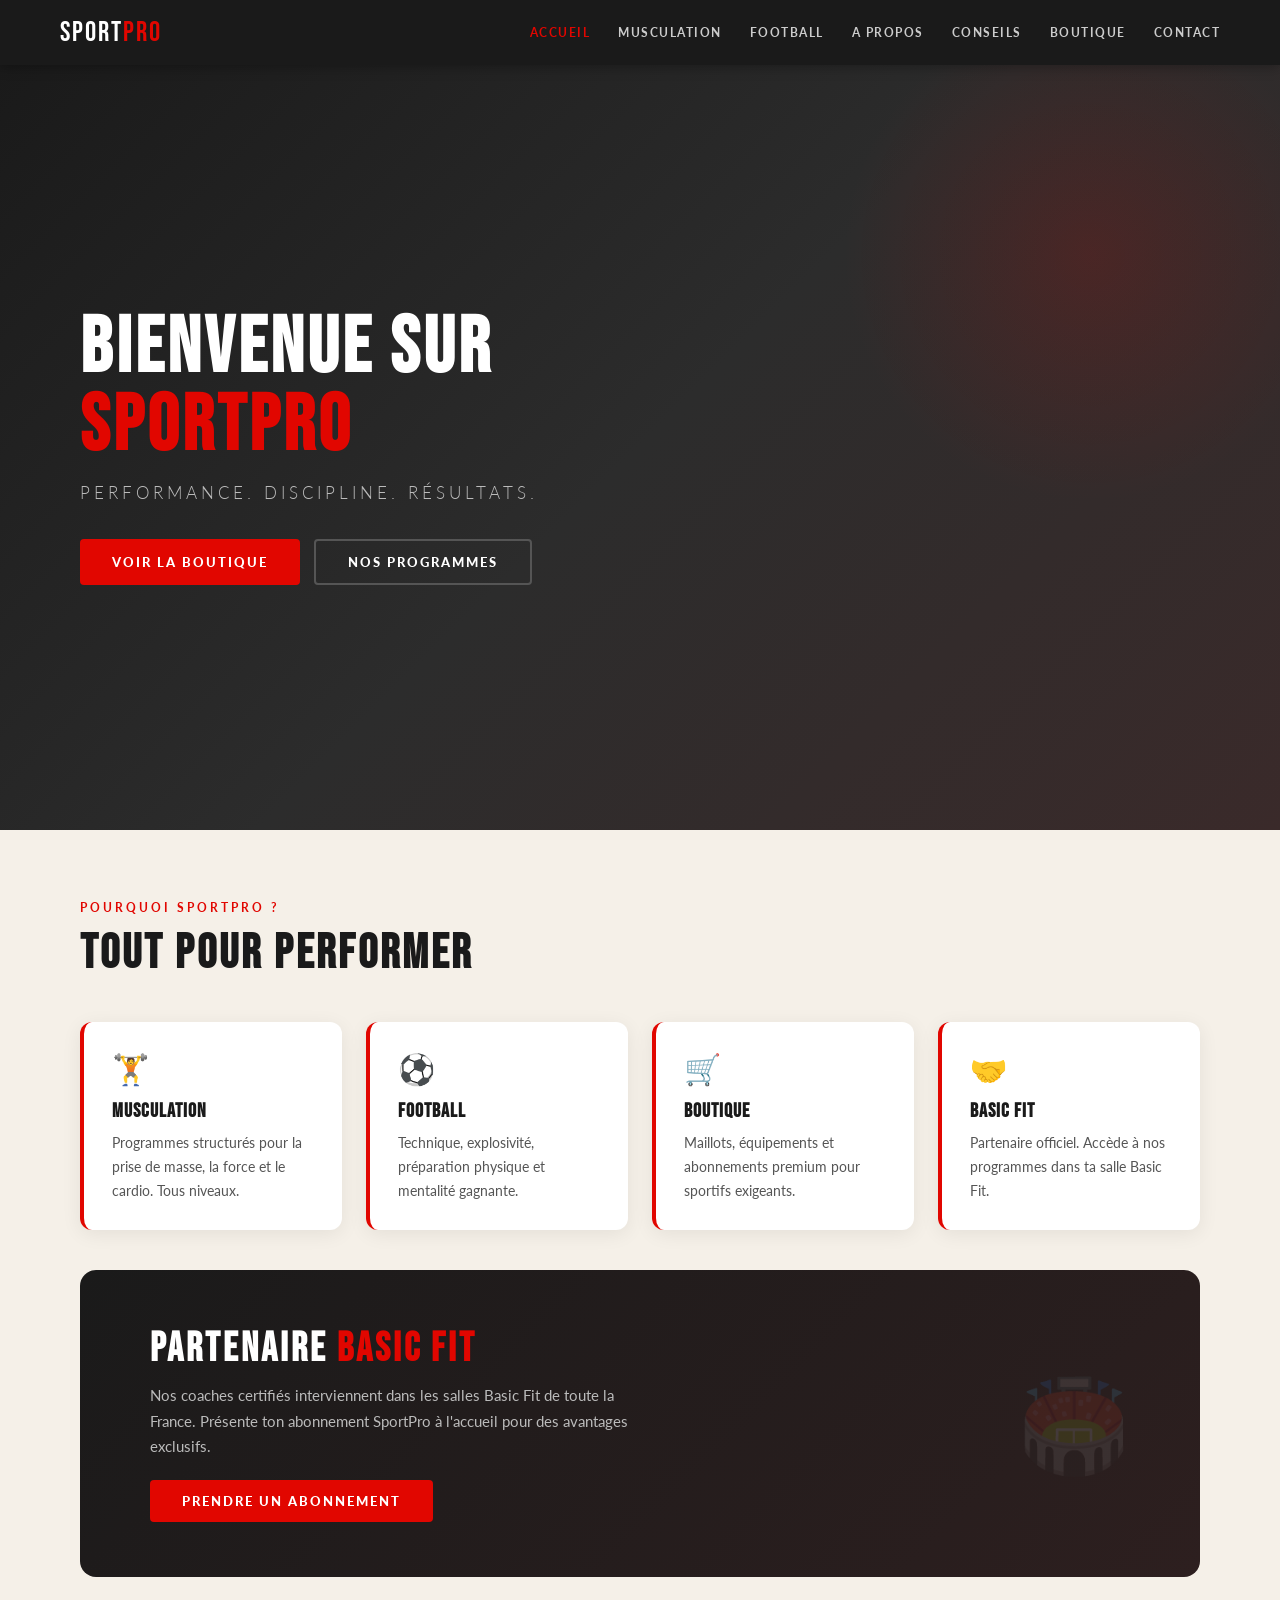
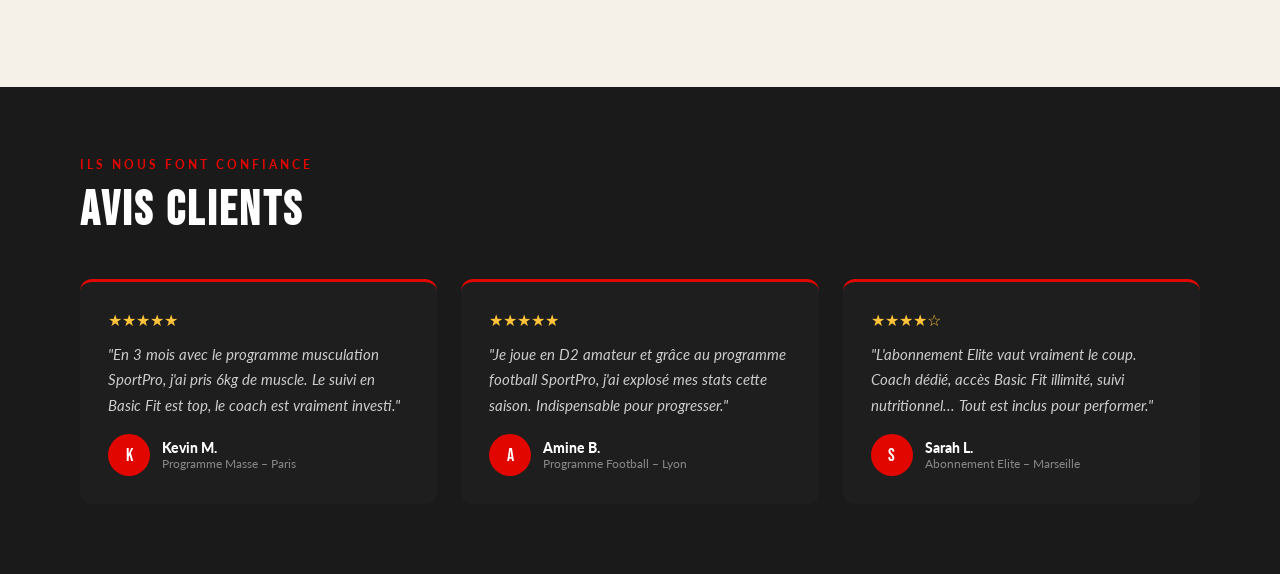
<file: index.html>
<!DOCTYPE html>
<html lang="fr">
<head>
<meta charset="UTF-8">
<meta name="viewport" content="width=device-width, initial-scale=1.0">
<meta name="description" content="SportPro - Accueil - Partenaire officiel Basic Fit">
<title>SportPro - Accueil</title>
<link rel="stylesheet" href="style.css">
<script src="https://www.paypal.com/sdk/js?client-id=sb&currency=EUR"></script>
</head>
<body>
<header id="site-header">
  <div class="logo"><a href="index.html" style="text-decoration:none;color:inherit;">SPORT<span class="red">PRO</span></a></div>
  <button class="hamburger" id="hamburger-btn" onclick="toggleMenu()" aria-label="Menu"><span></span><span></span><span></span></button>
  <div class="nav-overlay" id="nav-overlay" onclick="closeMenu()"></div>
  <nav id="main-nav">
    <a href="index.html">Accueil</a>
    <a href="musculation.html">Musculation</a>
    <a href="football.html">Football</a>
    <a href="apropos.html">A propos</a>
    <a href="conseils.html">Conseils</a>
    <a href="boutique.html">Boutique</a>
    <a href="contact.html">Contact</a>
  </nav>
</header>

<section class="hero">
  <h1>Bienvenue sur<br><span>SportPro</span></h1>
  <p>Performance. Discipline. Résultats.</p>
  <div class="hero-btns">
    <button class="btn btn-red" onclick="showPage('boutique')">Voir la boutique</button>
    <button class="btn btn-outline" onclick="showPage('muscu')">Nos programmes</button>
  </div>
</section>

<section class="content">
  <p class="section-label">Pourquoi SportPro ?</p>
  <h2 class="section-title">Tout pour performer</h2>
  <div class="grid grid-4">
    <div class="info-card"><div class="icon">🏋️</div><h3>Musculation</h3><p>Programmes structurés pour la prise de masse, la force et le cardio. Tous niveaux.</p></div>
    <div class="info-card"><div class="icon">⚽</div><h3>Football</h3><p>Technique, explosivité, préparation physique et mentalité gagnante.</p></div>
    <div class="info-card"><div class="icon">🛒</div><h3>Boutique</h3><p>Maillots, équipements et abonnements premium pour sportifs exigeants.</p></div>
    <div class="info-card"><div class="icon">🤝</div><h3>Basic Fit</h3><p>Partenaire officiel. Accède à nos programmes dans ta salle Basic Fit.</p></div>
  </div>
  <div class="bf-banner">
    <div>
      <h2>Partenaire <span>Basic Fit</span></h2>
      <p>Nos coaches certifiés interviennent dans les salles Basic Fit de toute la France. Présente ton abonnement SportPro à l'accueil pour des avantages exclusifs.</p>
      <button class="btn btn-red" onclick="showPage('boutique')">Prendre un abonnement</button>
    </div>
    <div class="bf-big-icon">🏟️</div>
  </div>
</section>

<section class="testimonials">
  <div style="max-width:1200px;margin:0 auto;">
    <p class="section-label">Ils nous font confiance</p>
    <h2 class="section-title light">Avis clients</h2>
    <div class="testi-grid">
      <div class="testi-card">
        <div class="testi-stars">★★★★★</div>
        <p class="testi-text">"En 3 mois avec le programme musculation SportPro, j'ai pris 6kg de muscle. Le suivi en Basic Fit est top, le coach est vraiment investi."</p>
        <div class="testi-author"><div class="testi-avatar">K</div><div><div class="testi-name">Kevin M.</div><div class="testi-sub">Programme Masse – Paris</div></div></div>
      </div>
      <div class="testi-card">
        <div class="testi-stars">★★★★★</div>
        <p class="testi-text">"Je joue en D2 amateur et grâce au programme football SportPro, j'ai explosé mes stats cette saison. Indispensable pour progresser."</p>
        <div class="testi-author"><div class="testi-avatar">A</div><div><div class="testi-name">Amine B.</div><div class="testi-sub">Programme Football – Lyon</div></div></div>
      </div>
      <div class="testi-card">
        <div class="testi-stars">★★★★☆</div>
        <p class="testi-text">"L'abonnement Elite vaut vraiment le coup. Coach dédié, accès Basic Fit illimité, suivi nutritionnel... Tout est inclus pour performer."</p>
        <div class="testi-author"><div class="testi-avatar">S</div><div><div class="testi-name">Sarah L.</div><div class="testi-sub">Abonnement Elite – Marseille</div></div></div>
      </div>
    </div>
  </div>
</section>

</div>

<!-- ══════════════ PAGE MUSCULATION ══════════════ -->
</div>
</div>

<button id="back-to-top" aria-label="Retour en haut">&#8679;</button>
<div id="toast-container"></div>

<script src="script.js"></script>
</body>
</html>
</file>
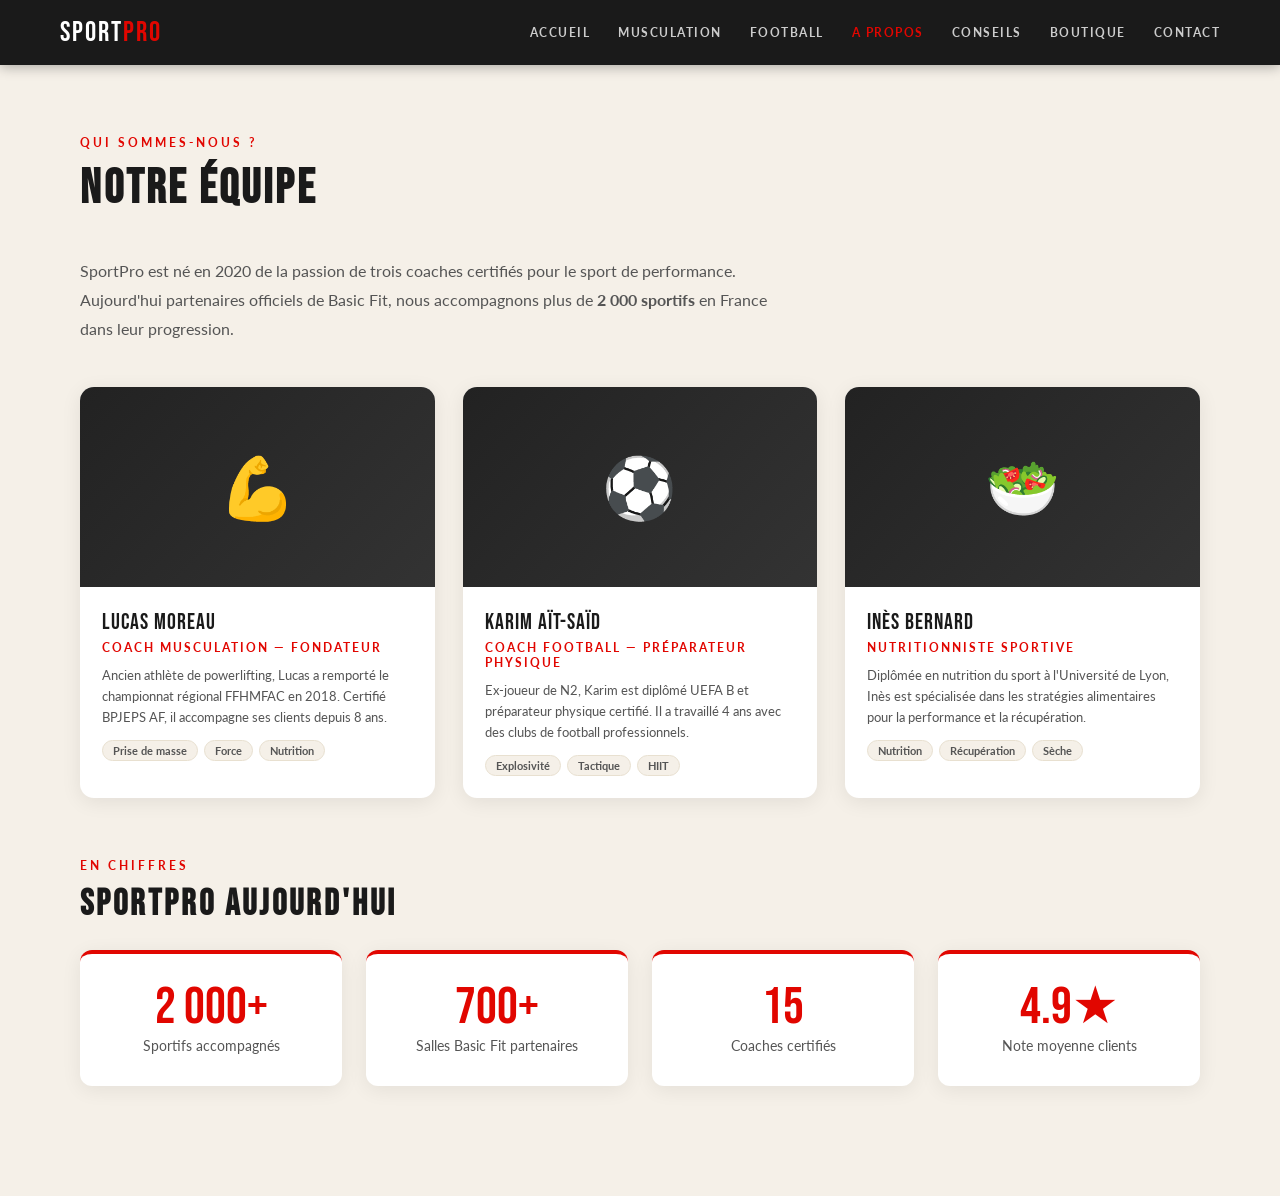
<file: apropos.html>
<!DOCTYPE html>
<html lang="fr">
<head>
<meta charset="UTF-8">
<meta name="viewport" content="width=device-width, initial-scale=1.0">
<meta name="description" content="SportPro - A propos - Partenaire officiel Basic Fit">
<title>SportPro - A propos</title>
<link rel="stylesheet" href="style.css">
<script src="https://www.paypal.com/sdk/js?client-id=sb&currency=EUR"></script>
</head>
<body>
<header id="site-header">
  <div class="logo"><a href="index.html" style="text-decoration:none;color:inherit;">SPORT<span class="red">PRO</span></a></div>
  <button class="hamburger" id="hamburger-btn" onclick="toggleMenu()" aria-label="Menu"><span></span><span></span><span></span></button>
  <div class="nav-overlay" id="nav-overlay" onclick="closeMenu()"></div>
  <nav id="main-nav">
    <a href="index.html">Accueil</a>
    <a href="musculation.html">Musculation</a>
    <a href="football.html">Football</a>
    <a href="apropos.html">A propos</a>
    <a href="conseils.html">Conseils</a>
    <a href="boutique.html">Boutique</a>
    <a href="contact.html">Contact</a>
  </nav>
</header>

<section class="content">
  <p class="section-label">Qui sommes-nous ?</p>
  <h2 class="section-title">Notre équipe</h2>
  <p style="font-size:16px;color:#555;max-width:700px;line-height:1.8;margin-bottom:44px;">SportPro est né en 2020 de la passion de trois coaches certifiés pour le sport de performance. Aujourd'hui partenaires officiels de Basic Fit, nous accompagnons plus de <strong>2 000 sportifs</strong> en France dans leur progression.</p>

  <div class="team-grid">
    <div class="coach-card">
      <div class="coach-img-placeholder">💪</div>
      <div class="coach-info">
        <div class="coach-name">Lucas Moreau</div>
        <div class="coach-role">Coach Musculation — Fondateur</div>
        <p class="coach-bio">Ancien athlète de powerlifting, Lucas a remporté le championnat régional FFHMFAC en 2018. Certifié BPJEPS AF, il accompagne ses clients depuis 8 ans.</p>
        <div class="coach-tags"><span class="coach-tag">Prise de masse</span><span class="coach-tag">Force</span><span class="coach-tag">Nutrition</span></div>
      </div>
    </div>
    <div class="coach-card">
      <div class="coach-img-placeholder">⚽</div>
      <div class="coach-info">
        <div class="coach-name">Karim Aït-Saïd</div>
        <div class="coach-role">Coach Football — Préparateur physique</div>
        <p class="coach-bio">Ex-joueur de N2, Karim est diplômé UEFA B et préparateur physique certifié. Il a travaillé 4 ans avec des clubs de football professionnels.</p>
        <div class="coach-tags"><span class="coach-tag">Explosivité</span><span class="coach-tag">Tactique</span><span class="coach-tag">HIIT</span></div>
      </div>
    </div>
    <div class="coach-card">
      <div class="coach-img-placeholder">🥗</div>
      <div class="coach-info">
        <div class="coach-name">Inès Bernard</div>
        <div class="coach-role">Nutritionniste sportive</div>
        <p class="coach-bio">Diplômée en nutrition du sport à l'Université de Lyon, Inès est spécialisée dans les stratégies alimentaires pour la performance et la récupération.</p>
        <div class="coach-tags"><span class="coach-tag">Nutrition</span><span class="coach-tag">Récupération</span><span class="coach-tag">Sèche</span></div>
      </div>
    </div>
  </div>

  <div style="margin-top:60px;">
    <p class="section-label">En chiffres</p>
    <h3 class="section-title" style="font-size:36px;margin-bottom:24px;">SportPro aujourd'hui</h3>
    <div class="grid grid-4">
      <div class="info-card" style="text-align:center;border-left:none;border-top:4px solid var(--red);">
        <div style="font-family:'Bebas Neue',cursive;font-size:52px;color:var(--red);line-height:1;">2 000+</div>
        <p>Sportifs accompagnés</p>
      </div>
      <div class="info-card" style="text-align:center;border-left:none;border-top:4px solid var(--red);">
        <div style="font-family:'Bebas Neue',cursive;font-size:52px;color:var(--red);line-height:1;">700+</div>
        <p>Salles Basic Fit partenaires</p>
      </div>
      <div class="info-card" style="text-align:center;border-left:none;border-top:4px solid var(--red);">
        <div style="font-family:'Bebas Neue',cursive;font-size:52px;color:var(--red);line-height:1;">15</div>
        <p>Coaches certifiés</p>
      </div>
      <div class="info-card" style="text-align:center;border-left:none;border-top:4px solid var(--red);">
        <div style="font-family:'Bebas Neue',cursive;font-size:52px;color:var(--red);line-height:1;">4.9★</div>
        <p>Note moyenne clients</p>
      </div>
    </div>
  </div>
</section>
</div>

<!-- ══════════════ PAGE BLOG / CONSEILS ══════════════ -->
</div>
</div>

<button id="back-to-top" aria-label="Retour en haut">&#8679;</button>
<div id="toast-container"></div>

<script src="script.js"></script>
</body>
</html>
</file>
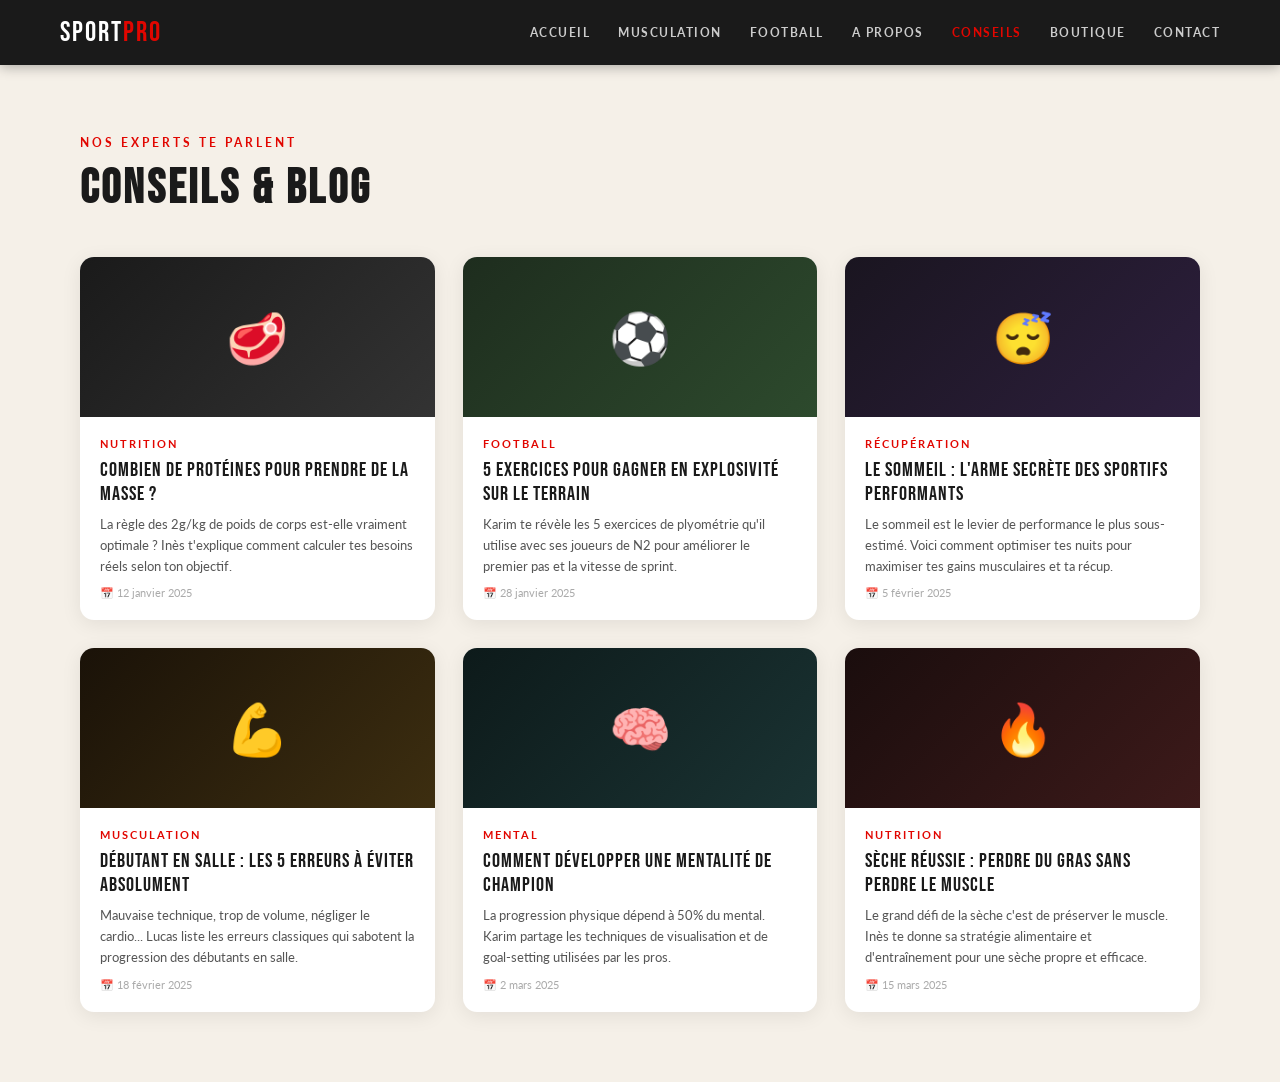
<file: conseils.html>
<!DOCTYPE html>
<html lang="fr">
<head>
<meta charset="UTF-8">
<meta name="viewport" content="width=device-width, initial-scale=1.0">
<meta name="description" content="SportPro - Conseils - Partenaire officiel Basic Fit">
<title>SportPro - Conseils</title>
<link rel="stylesheet" href="style.css">
<script src="https://www.paypal.com/sdk/js?client-id=sb&currency=EUR"></script>
</head>
<body>
<header id="site-header">
  <div class="logo"><a href="index.html" style="text-decoration:none;color:inherit;">SPORT<span class="red">PRO</span></a></div>
  <button class="hamburger" id="hamburger-btn" onclick="toggleMenu()" aria-label="Menu"><span></span><span></span><span></span></button>
  <div class="nav-overlay" id="nav-overlay" onclick="closeMenu()"></div>
  <nav id="main-nav">
    <a href="index.html">Accueil</a>
    <a href="musculation.html">Musculation</a>
    <a href="football.html">Football</a>
    <a href="apropos.html">A propos</a>
    <a href="conseils.html">Conseils</a>
    <a href="boutique.html">Boutique</a>
    <a href="contact.html">Contact</a>
  </nav>
</header>

<section class="content">
  <p class="section-label">Nos experts te parlent</p>
  <h2 class="section-title">Conseils & Blog</h2>
  <div class="blog-grid">
    <div class="blog-card">
      <div class="blog-thumb" style="background:linear-gradient(135deg,#1a1a1a,#333);">🥩</div>
      <div class="blog-body">
        <div class="blog-tag">Nutrition</div>
        <div class="blog-title">Combien de protéines pour prendre de la masse ?</div>
        <p class="blog-excerpt">La règle des 2g/kg de poids de corps est-elle vraiment optimale ? Inès t'explique comment calculer tes besoins réels selon ton objectif.</p>
        <div class="blog-date">📅 12 janvier 2025</div>
      </div>
    </div>
    <div class="blog-card">
      <div class="blog-thumb" style="background:linear-gradient(135deg,#1e2d1e,#2d4a2d);">⚽</div>
      <div class="blog-body">
        <div class="blog-tag">Football</div>
        <div class="blog-title">5 exercices pour gagner en explosivité sur le terrain</div>
        <p class="blog-excerpt">Karim te révèle les 5 exercices de plyométrie qu'il utilise avec ses joueurs de N2 pour améliorer le premier pas et la vitesse de sprint.</p>
        <div class="blog-date">📅 28 janvier 2025</div>
      </div>
    </div>
    <div class="blog-card">
      <div class="blog-thumb" style="background:linear-gradient(135deg,#1a1520,#2d1f3d);">😴</div>
      <div class="blog-body">
        <div class="blog-tag">Récupération</div>
        <div class="blog-title">Le sommeil : l'arme secrète des sportifs performants</div>
        <p class="blog-excerpt">Le sommeil est le levier de performance le plus sous-estimé. Voici comment optimiser tes nuits pour maximiser tes gains musculaires et ta récup.</p>
        <div class="blog-date">📅 5 février 2025</div>
      </div>
    </div>
    <div class="blog-card">
      <div class="blog-thumb" style="background:linear-gradient(135deg,#1a1208,#3d2e10);">💪</div>
      <div class="blog-body">
        <div class="blog-tag">Musculation</div>
        <div class="blog-title">Débutant en salle : les 5 erreurs à éviter absolument</div>
        <p class="blog-excerpt">Mauvaise technique, trop de volume, négliger le cardio... Lucas liste les erreurs classiques qui sabotent la progression des débutants en salle.</p>
        <div class="blog-date">📅 18 février 2025</div>
      </div>
    </div>
    <div class="blog-card">
      <div class="blog-thumb" style="background:linear-gradient(135deg,#0d1a1a,#1a3333);">🧠</div>
      <div class="blog-body">
        <div class="blog-tag">Mental</div>
        <div class="blog-title">Comment développer une mentalité de champion</div>
        <p class="blog-excerpt">La progression physique dépend à 50% du mental. Karim partage les techniques de visualisation et de goal-setting utilisées par les pros.</p>
        <div class="blog-date">📅 2 mars 2025</div>
      </div>
    </div>
    <div class="blog-card">
      <div class="blog-thumb" style="background:linear-gradient(135deg,#1a0d0d,#3d1a1a);">🔥</div>
      <div class="blog-body">
        <div class="blog-tag">Nutrition</div>
        <div class="blog-title">Sèche réussie : perdre du gras sans perdre le muscle</div>
        <p class="blog-excerpt">Le grand défi de la sèche c'est de préserver le muscle. Inès te donne sa stratégie alimentaire et d'entraînement pour une sèche propre et efficace.</p>
        <div class="blog-date">📅 15 mars 2025</div>
      </div>
    </div>
  </div>
</section>
</div>

<!-- ══════════════ PAGE BOUTIQUE ══════════════ -->
</div>
</div>

<button id="back-to-top" aria-label="Retour en haut">&#8679;</button>
<div id="toast-container"></div>

<script src="script.js"></script>
</body>
</html>
</file>
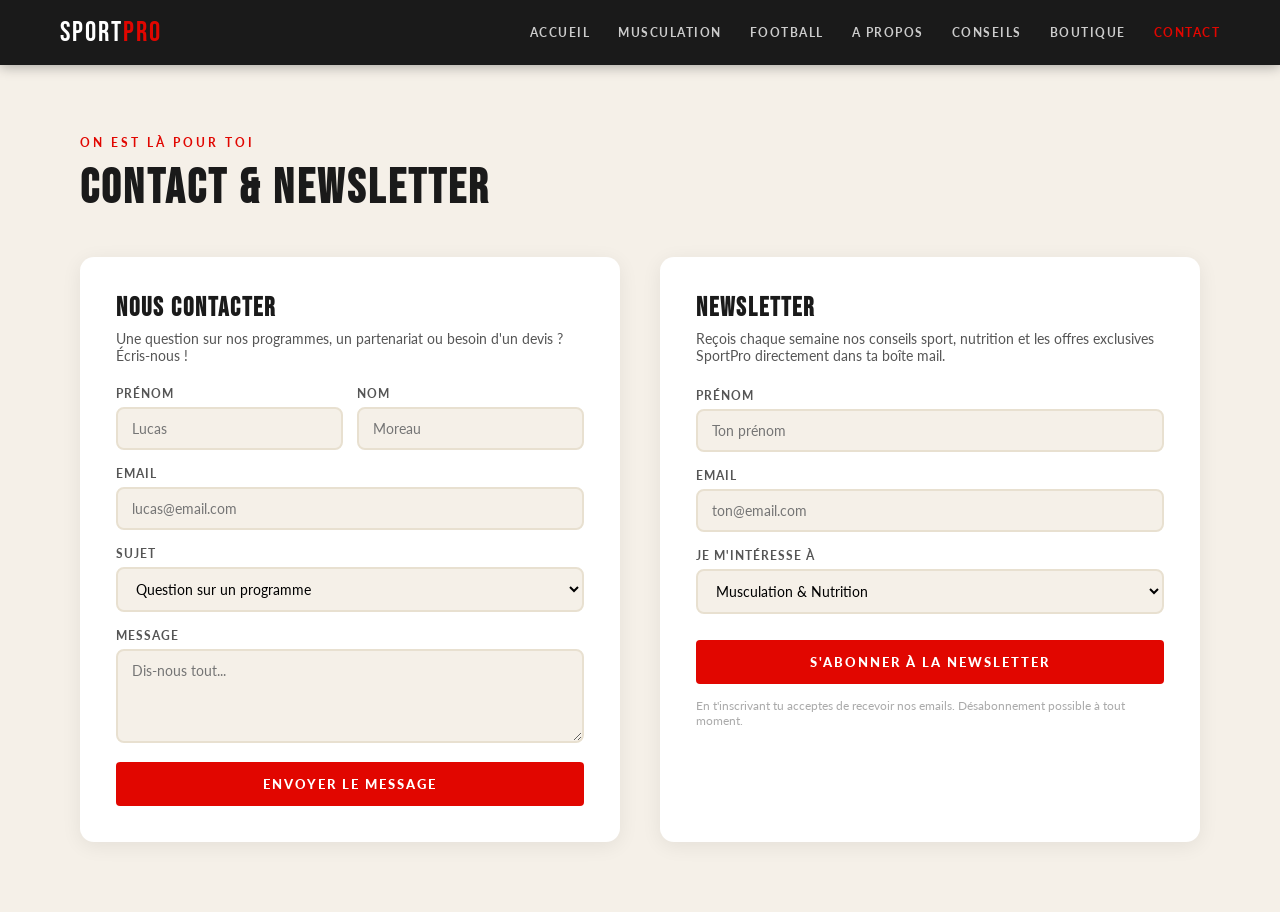
<file: contact.html>
<!DOCTYPE html>
<html lang="fr">
<head>
<meta charset="UTF-8">
<meta name="viewport" content="width=device-width, initial-scale=1.0">
<meta name="description" content="SportPro - Contact - Partenaire officiel Basic Fit">
<title>SportPro - Contact</title>
<link rel="stylesheet" href="style.css">
<script src="https://www.paypal.com/sdk/js?client-id=sb&currency=EUR"></script>
</head>
<body>
<header id="site-header">
  <div class="logo"><a href="index.html" style="text-decoration:none;color:inherit;">SPORT<span class="red">PRO</span></a></div>
  <button class="hamburger" id="hamburger-btn" onclick="toggleMenu()" aria-label="Menu"><span></span><span></span><span></span></button>
  <div class="nav-overlay" id="nav-overlay" onclick="closeMenu()"></div>
  <nav id="main-nav">
    <a href="index.html">Accueil</a>
    <a href="musculation.html">Musculation</a>
    <a href="football.html">Football</a>
    <a href="apropos.html">A propos</a>
    <a href="conseils.html">Conseils</a>
    <a href="boutique.html">Boutique</a>
    <a href="contact.html">Contact</a>
  </nav>
</header>

<section class="content">
  <p class="section-label">On est là pour toi</p>
  <h2 class="section-title">Contact & Newsletter</h2>
  <div class="contact-grid">
    <div class="form-box">
      <h3>Nous contacter</h3>
      <p>Une question sur nos programmes, un partenariat ou besoin d'un devis ? Écris-nous !</p>
      <div class="form-row">
        <div class="form-group"><label>Prénom</label><input type="text" placeholder="Lucas"></div>
        <div class="form-group"><label>Nom</label><input type="text" placeholder="Moreau"></div>
      </div>
      <div class="form-group"><label>Email</label><input type="email" placeholder="lucas@email.com"></div>
      <div class="form-group">
        <label>Sujet</label>
        <select>
          <option>Question sur un programme</option>
          <option>Abonnement / tarifs</option>
          <option>Partenariat Basic Fit</option>
          <option>Autre</option>
        </select>
      </div>
      <div class="form-group"><label>Message</label><textarea rows="4" placeholder="Dis-nous tout..."></textarea></div>
      <button class="btn btn-red" style="width:100%;padding:14px" onclick="submitForm('contact-success')">Envoyer le message</button>
      <div class="form-success" id="contact-success">✅ Message envoyé ! On te répond sous 24h.</div>
    </div>

    <div class="form-box">
      <h3>Newsletter</h3>
      <p>Reçois chaque semaine nos conseils sport, nutrition et les offres exclusives SportPro directement dans ta boîte mail.</p>
      <div class="form-group" style="margin-top:24px;"><label>Prénom</label><input type="text" placeholder="Ton prénom"></div>
      <div class="form-group"><label>Email</label><input type="email" placeholder="ton@email.com"></div>
      <div class="form-group">
        <label>Je m'intéresse à</label>
        <select>
          <option>Musculation & Nutrition</option>
          <option>Football & Prépa physique</option>
          <option>Tout à la fois !</option>
        </select>
      </div>
      <button class="btn btn-red" style="width:100%;padding:14px;margin-top:10px" onclick="submitForm('newsletter-success')">S'abonner à la newsletter</button>
      <div class="form-success" id="newsletter-success">🎉 Bienvenue dans la famille SportPro !</div>
      <p style="font-size:12px;color:#aaa;margin-top:14px;">En t'inscrivant tu acceptes de recevoir nos emails. Désabonnement possible à tout moment.</p>
    </div>
  </div>
</section>
</div>
</div>
</div>

<button id="back-to-top" aria-label="Retour en haut">&#8679;</button>
<div id="toast-container"></div>

<script src="script.js"></script>
</body>
</html>
</file>
<file: style.css>
@import url('https://fonts.googleapis.com/css2?family=Bebas+Neue&family=Lato:wght@300;400;700;900&display=swap');
:root {
  --beige:#f5f0e8; --beige-dark:#e8e0d0; --red:#e10600; --red-dark:#b30500;
  --black:#1a1a1a; --grey:#555; --white:#fff;
}
*{box-sizing:border-box;margin:0;padding:0;}
body{font-family:'Lato',sans-serif;background:var(--beige);color:var(--black);}

/* HEADER */
header{display:flex;justify-content:space-between;align-items:center;padding:16px 60px;background:var(--black);position:sticky;top:0;z-index:200;box-shadow:0 2px 12px rgba(0,0,0,.3);}
.logo{font-family:'Bebas Neue',cursive;font-size:28px;letter-spacing:2px;color:#fff;cursor:pointer;}
.red{color:var(--red);}
nav{display:flex;align-items:center;gap:28px;}
nav a{color:#ccc;text-decoration:none;font-weight:700;font-size:12px;letter-spacing:1.5px;text-transform:uppercase;cursor:pointer;transition:color .2s;white-space:nowrap;}
nav a:hover,nav a.active{color:var(--red);}
.hamburger{display:none;flex-direction:column;gap:5px;cursor:pointer;background:none;border:none;padding:4px;z-index:300;}
.hamburger span{display:block;width:26px;height:2px;background:#fff;border-radius:2px;transition:all .3s;}
.hamburger.open span:nth-child(1){transform:translateY(7px) rotate(45deg);}
.hamburger.open span:nth-child(2){opacity:0;}
.hamburger.open span:nth-child(3){transform:translateY(-7px) rotate(-45deg);}
.nav-overlay{display:none;position:fixed;inset:0;background:rgba(0,0,0,.5);z-index:140;}
.nav-overlay.show{display:block;}

/* PAGES */
.page{display:none;} .page.active{display:block;}

/* HERO */
.hero{min-height:85vh;display:flex;flex-direction:column;justify-content:center;padding:0 80px;background:linear-gradient(135deg,#1a1a1a 0%,#2c2c2c 50%,#3a2a2a 100%);position:relative;overflow:hidden;}
.hero::before{content:'';position:absolute;top:-60px;right:-60px;width:500px;height:500px;background:radial-gradient(circle,rgba(225,6,0,.15) 0%,transparent 70%);border-radius:50%;}
.hero h1{font-family:'Bebas Neue',cursive;font-size:78px;letter-spacing:4px;color:#fff;line-height:1;margin-bottom:16px;}
.hero h1 span{color:var(--red);}
.hero p{font-size:17px;color:#bbb;letter-spacing:4px;text-transform:uppercase;font-weight:300;margin-bottom:36px;}
.hero-btns{display:flex;gap:14px;flex-wrap:wrap;}

/* BUTTONS */
.btn{padding:13px 32px;border:none;font-family:'Lato',sans-serif;font-weight:900;font-size:13px;letter-spacing:2px;text-transform:uppercase;cursor:pointer;border-radius:4px;transition:all .2s;text-decoration:none;display:inline-block;}
.btn-red{background:var(--red);color:#fff;}
.btn-red:hover{background:var(--red-dark);transform:translateY(-2px);}
.btn-outline{background:transparent;color:#fff;border:2px solid #555;}
.btn-outline:hover{border-color:#fff;}

/* CONTENT */
.content{padding:70px 80px;}
.section-label{font-size:12px;letter-spacing:3px;text-transform:uppercase;color:var(--red);font-weight:700;margin-bottom:10px;}
.section-title{font-family:'Bebas Neue',cursive;font-size:48px;letter-spacing:3px;margin-bottom:40px;color:var(--black);}
.section-title.light{color:#fff;}

/* CARDS GRID */
.grid{display:grid;gap:24px;margin:0 0 40px;}
.grid-4{grid-template-columns:repeat(4,1fr);}
.grid-3{grid-template-columns:repeat(3,1fr);}
.grid-2{grid-template-columns:repeat(2,1fr);}

.info-card{background:#fff;border-radius:12px;padding:28px;border-left:4px solid var(--red);box-shadow:0 4px 20px rgba(0,0,0,.07);transition:transform .2s,box-shadow .2s;}
.info-card:hover{transform:translateY(-4px);box-shadow:0 8px 30px rgba(0,0,0,.12);}
.info-card .icon{font-size:30px;margin-bottom:12px;}
.info-card h3{font-family:'Bebas Neue',cursive;font-size:20px;letter-spacing:1px;margin-bottom:8px;}
.info-card p{font-size:14px;color:var(--grey);line-height:1.7;}

/* BASICFIT BANNER */
.bf-banner{background:linear-gradient(135deg,var(--black),#2d1f1f);color:#fff;padding:55px 70px;border-radius:16px;display:flex;align-items:center;justify-content:space-between;gap:40px;margin:40px 0;}
.bf-banner h2{font-family:'Bebas Neue',cursive;font-size:40px;letter-spacing:3px;margin-bottom:10px;}
.bf-banner h2 span{color:var(--red);}
.bf-banner p{font-size:15px;color:#bbb;line-height:1.7;max-width:480px;margin-bottom:20px;}
.bf-big-icon{font-size:90px;opacity:.12;}

/* TESTIMONIALS */
.testimonials{background:var(--black);padding:70px 80px;margin-top:0;}
.testimonials .section-title{color:#fff;}
.testimonials .section-label{color:var(--red);}
.testi-grid{display:grid;grid-template-columns:repeat(3,1fr);gap:24px;margin-top:10px;}
.testi-card{background:#1e1e1e;border-radius:12px;padding:28px;border-top:3px solid var(--red);}
.testi-stars{color:#FFC439;font-size:16px;margin-bottom:12px;}
.testi-text{font-size:15px;color:#ccc;line-height:1.7;margin-bottom:16px;font-style:italic;}
.testi-author{display:flex;align-items:center;gap:12px;}
.testi-avatar{width:42px;height:42px;border-radius:50%;background:var(--red);display:flex;align-items:center;justify-content:center;font-family:'Bebas Neue',cursive;font-size:18px;color:#fff;}
.testi-name{font-weight:900;font-size:14px;color:#fff;}
.testi-sub{font-size:12px;color:#888;}

/* STEPS */
.steps{display:flex;flex-direction:column;gap:14px;margin:28px 0;}
.step{display:flex;align-items:flex-start;gap:18px;background:#fff;padding:20px 24px;border-radius:10px;box-shadow:0 2px 12px rgba(0,0,0,.06);}
.step-num{background:var(--red);color:#fff;font-family:'Bebas Neue',cursive;font-size:22px;width:42px;height:42px;display:flex;align-items:center;justify-content:center;border-radius:6px;flex-shrink:0;}
.step h4{font-weight:900;font-size:15px;margin-bottom:3px;}
.step p{font-size:13px;color:var(--grey);line-height:1.6;}

/* VIDEO */
.video-wrap{border-radius:12px;overflow:hidden;box-shadow:0 8px 32px rgba(0,0,0,.15);display:inline-block;margin:28px 0;}

/* ABOUT / TEAM */
.team-grid{display:grid;grid-template-columns:repeat(3,1fr);gap:28px;margin-top:16px;}
.coach-card{background:#fff;border-radius:14px;overflow:hidden;box-shadow:0 4px 20px rgba(0,0,0,.08);transition:transform .2s;}
.coach-card:hover{transform:translateY(-5px);}
.coach-img{width:100%;height:200px;object-fit:cover;background:linear-gradient(135deg,#2a2a2a,#444);}
.coach-img-placeholder{width:100%;height:200px;background:linear-gradient(135deg,#222,#333);display:flex;align-items:center;justify-content:center;font-size:60px;}
.coach-info{padding:22px;}
.coach-name{font-family:'Bebas Neue',cursive;font-size:22px;letter-spacing:1px;margin-bottom:4px;}
.coach-role{font-size:12px;color:var(--red);font-weight:700;letter-spacing:2px;text-transform:uppercase;margin-bottom:10px;}
.coach-bio{font-size:13px;color:var(--grey);line-height:1.6;}
.coach-tags{display:flex;flex-wrap:wrap;gap:6px;margin-top:12px;}
.coach-tag{background:var(--beige);border:1px solid var(--beige-dark);font-size:11px;padding:3px 10px;border-radius:20px;color:var(--grey);font-weight:700;}

/* BLOG */
.blog-grid{display:grid;grid-template-columns:repeat(3,1fr);gap:28px;margin-top:16px;}
.blog-card{background:#fff;border-radius:14px;overflow:hidden;box-shadow:0 4px 20px rgba(0,0,0,.08);transition:transform .2s,box-shadow .2s;cursor:pointer;}
.blog-card:hover{transform:translateY(-4px);box-shadow:0 10px 30px rgba(0,0,0,.12);}
.blog-thumb{width:100%;height:160px;display:flex;align-items:center;justify-content:center;font-size:50px;}
.blog-body{padding:20px;}
.blog-tag{font-size:11px;color:var(--red);font-weight:700;letter-spacing:2px;text-transform:uppercase;margin-bottom:8px;}
.blog-title{font-family:'Bebas Neue',cursive;font-size:20px;letter-spacing:1px;margin-bottom:8px;line-height:1.2;}
.blog-excerpt{font-size:13px;color:var(--grey);line-height:1.6;}
.blog-date{font-size:11px;color:#aaa;margin-top:10px;}

/* BOUTIQUE */
.shop-filters{display:flex;gap:10px;margin-bottom:28px;flex-wrap:wrap;align-items:center;}
.search-bar{flex:1;min-width:200px;padding:11px 18px;border:2px solid var(--beige-dark);border-radius:8px;font-family:'Lato',sans-serif;font-size:14px;background:#fff;outline:none;transition:border-color .2s;}
.search-bar:focus{border-color:var(--red);}
.filter-btn{padding:10px 18px;border:2px solid var(--beige-dark);background:#fff;border-radius:8px;font-family:'Lato',sans-serif;font-size:12px;font-weight:700;letter-spacing:1px;text-transform:uppercase;cursor:pointer;transition:all .2s;}
.filter-btn.active,.filter-btn:hover{background:var(--red);color:#fff;border-color:var(--red);}

.shop-grid{display:grid;grid-template-columns:repeat(3,1fr);gap:24px;}
.product-card{background:#fff;border-radius:14px;overflow:hidden;box-shadow:0 4px 20px rgba(0,0,0,.08);transition:transform .2s,box-shadow .2s;}
.product-card:hover{transform:translateY(-5px);box-shadow:0 10px 36px rgba(0,0,0,.13);}
.product-card[style*="display:none"]{display:none!important;}
.product-img{width:100%;height:160px;object-fit:cover;display:block;}
.product-body{padding:20px;}
.product-category{font-size:11px;color:var(--red);font-weight:700;letter-spacing:2px;text-transform:uppercase;margin-bottom:6px;}
.product-name{font-family:'Bebas Neue',cursive;font-size:20px;letter-spacing:1px;margin-bottom:6px;}
.product-desc{font-size:13px;color:var(--grey);line-height:1.5;margin-bottom:14px;}
.product-footer{display:flex;align-items:center;justify-content:space-between;}
.product-price{font-size:22px;font-weight:900;color:var(--red);}
.product-price small{font-size:12px;font-weight:400;color:#aaa;}

/* PANIER */
.cart-section{background:#fff;padding:32px;border-radius:14px;box-shadow:0 4px 20px rgba(0,0,0,.08);max-width:540px;margin-top:30px;}
.cart-section h3{font-family:'Bebas Neue',cursive;font-size:24px;letter-spacing:2px;margin-bottom:18px;border-bottom:2px solid var(--beige-dark);padding-bottom:10px;}
#cart{list-style:none;margin-bottom:14px;}
.cart-item{display:flex;align-items:center;justify-content:space-between;padding:10px 0;border-bottom:1px solid var(--beige-dark);gap:8px;}
.cart-item-name{flex:1;font-size:14px;color:var(--grey);}
.cart-item-qty{display:flex;align-items:center;gap:6px;}
.qty-btn{width:26px;height:26px;border:1px solid #ddd;background:#f9f9f9;border-radius:4px;cursor:pointer;font-size:14px;font-weight:700;display:flex;align-items:center;justify-content:center;transition:all .2s;}
.qty-btn:hover{background:var(--red);color:#fff;border-color:var(--red);}
.qty-count{font-weight:900;font-size:14px;min-width:20px;text-align:center;}
.cart-item-price{font-weight:900;font-size:14px;min-width:50px;text-align:right;}
.cart-item-del{color:#ccc;cursor:pointer;font-size:18px;line-height:1;transition:color .2s;background:none;border:none;padding:2px 4px;}
.cart-item-del:hover{color:var(--red);}
.cart-total{font-size:19px;font-weight:900;margin:14px 0 22px;display:flex;justify-content:space-between;}
.cart-total span{color:var(--red);}
.cart-empty-msg{color:#bbb;font-size:14px;text-align:center;padding:18px 0;}
.paypal-btn{background:#FFC439;border:none;padding:14px;font-size:15px;font-weight:900;color:#1C1C1C;cursor:pointer;border-radius:8px;display:flex;align-items:center;gap:10px;width:100%;justify-content:center;transition:all .2s;font-family:'Lato',sans-serif;}
.paypal-btn:hover{background:#f0b72e;transform:translateY(-2px);}
.paypal-btn:disabled{opacity:.45;cursor:not-allowed;transform:none;}
.secure-note{font-size:11px;color:#aaa;text-align:center;margin-top:8px;}

/* CONTACT / NEWSLETTER */
.contact-grid{display:grid;grid-template-columns:1fr 1fr;gap:40px;margin-top:10px;}
.form-box{background:#fff;padding:36px;border-radius:14px;box-shadow:0 4px 20px rgba(0,0,0,.07);}
.form-box h3{font-family:'Bebas Neue',cursive;font-size:26px;letter-spacing:2px;margin-bottom:6px;}
.form-box p{font-size:14px;color:var(--grey);margin-bottom:22px;}
.form-group{margin-bottom:16px;}
.form-group label{display:block;font-size:12px;font-weight:700;letter-spacing:1px;text-transform:uppercase;margin-bottom:6px;color:var(--grey);}
.form-group input,.form-group textarea,.form-group select{width:100%;padding:11px 14px;border:2px solid var(--beige-dark);border-radius:8px;font-family:'Lato',sans-serif;font-size:14px;background:var(--beige);outline:none;transition:border-color .2s;resize:vertical;}
.form-group input:focus,.form-group textarea:focus,.form-group select:focus{border-color:var(--red);background:#fff;}
.form-row{display:grid;grid-template-columns:1fr 1fr;gap:14px;}
.form-success{display:none;background:#e8f5e9;color:#2e7d32;padding:14px 18px;border-radius:8px;font-size:14px;font-weight:700;margin-top:14px;border-left:4px solid #43a047;}

/* FOOTER */
footer{background:var(--black);color:#888;padding:40px 80px;margin-top:60px;}
.footer-grid{display:grid;grid-template-columns:2fr 1fr 1fr 1fr;gap:40px;margin-bottom:30px;}
.footer-brand .logo{font-size:24px;display:block;margin-bottom:10px;}
.footer-brand p{font-size:13px;color:#666;line-height:1.7;}
.footer-col h4{font-family:'Bebas Neue',cursive;font-size:16px;letter-spacing:2px;color:#fff;margin-bottom:14px;}
.footer-col a{display:block;font-size:13px;color:#666;cursor:pointer;margin-bottom:8px;transition:color .2s;}
.footer-col a:hover{color:var(--red);}
.footer-bottom{border-top:1px solid #222;padding-top:20px;text-align:center;font-size:12px;}
.footer-bottom span{color:var(--red);}

/* BACK TO TOP */
#back-to-top{position:fixed;bottom:24px;right:24px;width:44px;height:44px;background:var(--red);color:#fff;border:none;border-radius:50%;font-size:20px;cursor:pointer;box-shadow:0 4px 16px rgba(225,6,0,.4);opacity:0;transform:translateY(20px);transition:opacity .3s,transform .3s,background .2s;z-index:500;display:flex;align-items:center;justify-content:center;}
#back-to-top.show{opacity:1;transform:translateY(0);}
#back-to-top:hover{background:var(--red-dark);transform:translateY(-3px);}

/* TAB BAR (preview only) */
.tab-bar{position:fixed;bottom:0;left:0;right:0;background:#0d0d0d;display:flex;justify-content:center;gap:4px;padding:8px 16px;z-index:400;border-top:1px solid #222;}
.tab-bar button{background:#1a1a1a;color:#888;border:none;padding:9px 18px;font-family:'Lato',sans-serif;font-weight:700;font-size:11px;letter-spacing:1px;text-transform:uppercase;cursor:pointer;border-radius:6px;transition:all .2s;}
.tab-bar button.active,.tab-bar button:hover{background:var(--red);color:#fff;}

/* TOAST */
#toast-container{position:fixed;bottom:70px;right:20px;display:flex;flex-direction:column;gap:8px;z-index:9999;}
.toast{background:#1a1a1a;color:#fff;padding:12px 20px;border-radius:8px;font-size:13px;font-weight:700;border-left:4px solid var(--red);box-shadow:0 4px 20px rgba(0,0,0,.25);animation:slideIn .3s ease;}
@keyframes slideIn{from{opacity:0;transform:translateX(30px)}to{opacity:1;transform:translateX(0)}}

/* ANIMATIONS */
.fade-up{opacity:0;transform:translateY(36px);transition:opacity .6s ease,transform .6s ease;}
.fade-up.visible{opacity:1;transform:translateY(0);}

/* RESPONSIVE */
@media(max-width:900px){
  .grid-4{grid-template-columns:repeat(2,1fr);}
  .grid-3,.team-grid,.testi-grid,.blog-grid,.shop-grid{grid-template-columns:repeat(2,1fr);}
  .contact-grid{grid-template-columns:1fr;}
  .footer-grid{grid-template-columns:1fr 1fr;}
  .bf-banner{flex-direction:column;padding:36px 28px;}
  .bf-big-icon{display:none;}
}
@media(max-width:600px){
  header{padding:14px 20px;}
  .hamburger{display:flex;}
  nav{position:fixed;top:0;right:-100%;width:78%;max-width:290px;height:100vh;background:#111;flex-direction:column;justify-content:center;align-items:flex-start;padding:70px 36px;transition:right .35s cubic-bezier(.4,0,.2,1);z-index:250;box-shadow:-8px 0 40px rgba(0,0,0,.4);}
  nav.open{right:0;}
  nav a{display:block;margin:0 0 26px!important;font-size:20px;font-family:'Bebas Neue',cursive;color:#eee;}
  .hero{padding:0 24px;min-height:70vh;}
  .hero h1{font-size:48px;}
  .content,.testimonials{padding:40px 20px;}
  .section-title{font-size:36px;}
  .grid-4,.grid-3,.grid-2,.team-grid,.testi-grid,.blog-grid,.shop-grid,.contact-grid{grid-template-columns:1fr;}
  .footer-grid{grid-template-columns:1fr;}
  footer{padding:30px 20px;}
  .form-row{grid-template-columns:1fr;}
}

/* MODALE PAYPAL */
#paypal-modal{display:none;position:fixed;inset:0;background:rgba(0,0,0,.6);z-index:9000;align-items:center;justify-content:center;}
.paypal-modal-box{background:#fff;border-radius:16px;padding:40px 36px;max-width:400px;width:90%;text-align:center;box-shadow:0 20px 60px rgba(0,0,0,.3);}
.paypal-modal-box h3{font-family:'Bebas Neue',cursive;font-size:28px;letter-spacing:2px;margin-bottom:8px;}
.paypal-modal-box p{font-size:14px;color:#666;margin-bottom:6px;}
.paypal-modal-amount{font-size:42px;font-weight:900;color:#e10600;margin:16px 0;}
.paypal-modal-btns{display:flex;flex-direction:column;gap:10px;margin-top:24px;}
.btn-paypal-confirm{background:#FFC439;border:none;padding:14px;font-size:16px;font-weight:900;color:#1C1C1C;cursor:pointer;border-radius:8px;display:flex;align-items:center;justify-content:center;gap:10px;transition:all .2s;font-family:'Lato',sans-serif;}
.btn-paypal-confirm:hover{background:#f0b72e;transform:translateY(-2px);}
.btn-paypal-cancel{background:none;border:2px solid #ddd;padding:12px;font-size:14px;font-weight:700;color:#999;cursor:pointer;border-radius:8px;font-family:'Lato',sans-serif;transition:all .2s;}
.btn-paypal-cancel:hover{border-color:#999;color:#555;}
</file>
